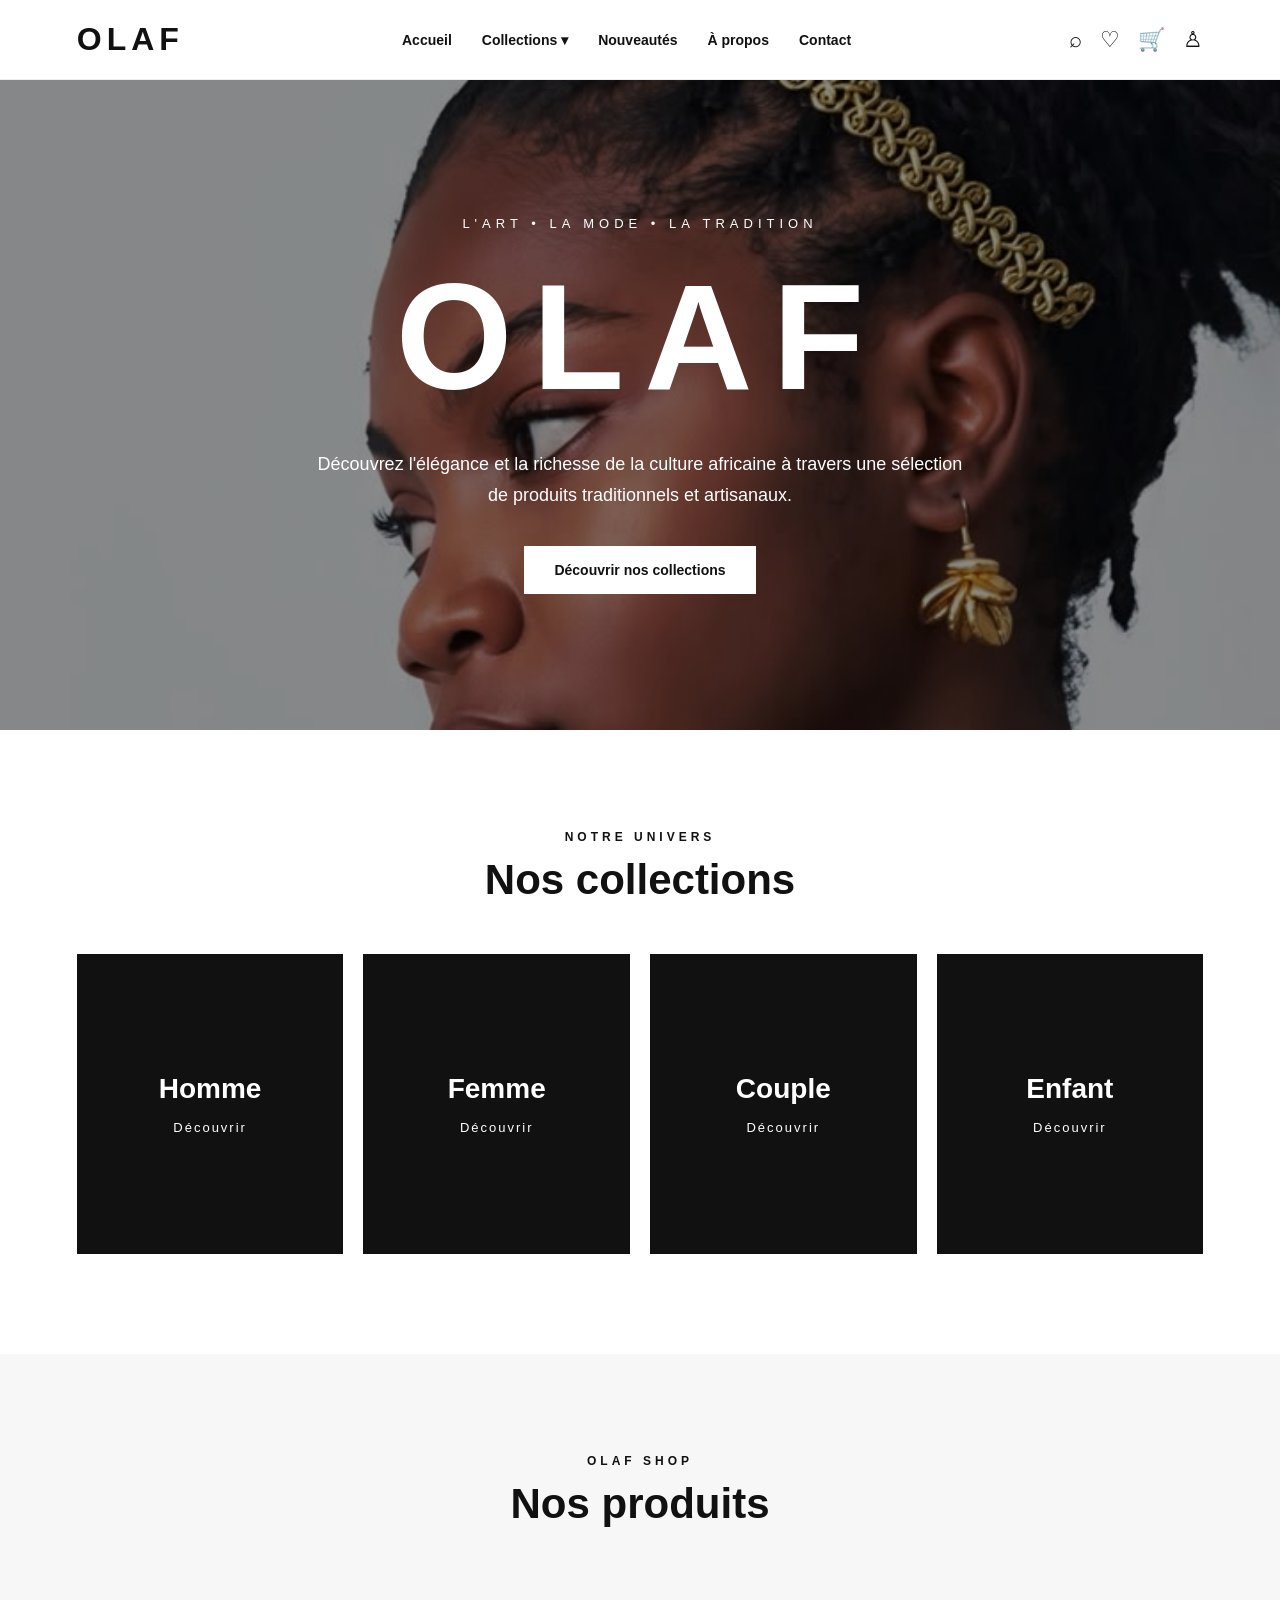
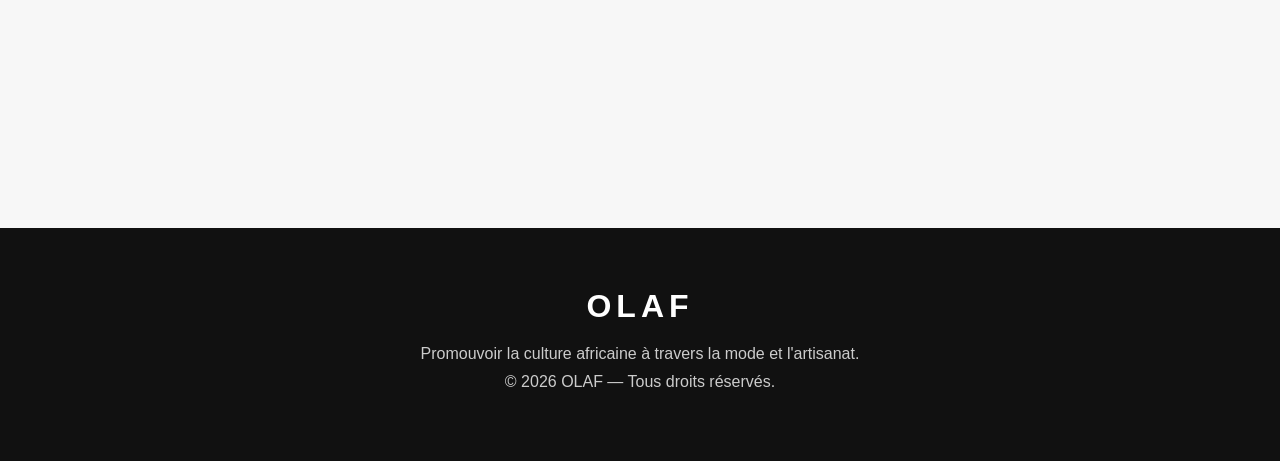
<file: index.html>
<!DOCTYPE html>
<html lang="fr">
<head>
    <meta charset="UTF-8">
    <meta name="viewport" content="width=device-width, initial-scale=1.0">

    <title>OLAF | L'art de la tradition africaine</title>

    <meta name="description" content="OLAF - Découvrez la mode et l'artisanat africain.">

    <link rel="stylesheet" href="style.css">
</head>

<body>

    <!-- EN-TÊTE -->
    <header class="header">

        <div class="logo">
            OLAF
        </div>

        <nav class="navigation">
            <a href="index.html">Accueil</a>

            <div class="menu">
                <a href="#">Collections ▾</a>

                <div class="dropdown">
                    <a href="homme.html">Homme</a>
                    <a href="femme.html">Femme</a>
                    <a href="couple.html">Couple</a>
                    <a href="#">Enfant</a>
                    <a href="#">Cadeaux</a>
                </div>
            </div>

            <a href="#">Nouveautés</a>
            <a href="#">À propos</a>
            <a href="#">Contact</a>
        </nav>

        <div class="actions">
            <a href="#" title="Rechercher">⌕</a>
            <a href="#" title="Favoris">♡</a>
            <a href="#" title="Panier">🛒</a>
            <a href="#" title="Compte">♙</a>
        </div>

    </header>


    <!-- GRANDE BANNIÈRE -->
    <main>

        <section class="hero">

            <div class="hero-content">

                <p class="subtitle">
                    L'ART • LA MODE • LA TRADITION
                </p>

                <h1>OLAF</h1>

                <p>
                    Découvrez l'élégance et la richesse de la culture africaine
                    à travers une sélection de produits traditionnels et artisanaux.
                </p>

                <a href="#" class="button">
                    Découvrir nos collections
                </a>

            </div>

        </section>


        <!-- COLLECTIONS -->
        <section class="collections">

            <div class="section-title">
                <p>NOTRE UNIVERS</p>
                <h2>Nos collections</h2>
            </div>

            <div class="collection-grid">

                <a href="#" class="collection-card">
                    <h3>Homme</h3>
                    <span>Découvrir</span>
                </a>

                <a href="#" class="collection-card">
                    <h3>Femme</h3>
                    <span>Découvrir</span>
                </a>

                <a href="#" class="collection-card">
                    <h3>Couple</h3>
                    <span>Découvrir</span>
                </a>

                <a href="#" class="collection-card">
                    <h3>Enfant</h3>
                    <span>Découvrir</span>
                </a>

            </div>

        </section>


        <!-- PRODUITS -->
        <section class="products">

            <div class="section-title">
                <p>OLAF SHOP</p>
                <h2>Nos produits</h2>
            </div>

            <div id="products-container">

                <!-- Les produits seront ajoutés ici plus tard -->

            </div>

        </section>

    </main>


    <!-- PIED DE PAGE -->
    <footer class="footer">

        <div class="logo">OLAF</div>

        <p>
            Promouvoir la culture africaine à travers la mode et l'artisanat.
        </p>

        <p>
            © 2026 OLAF — Tous droits réservés.
        </p>

    </footer>

</body>
</html>
</file>
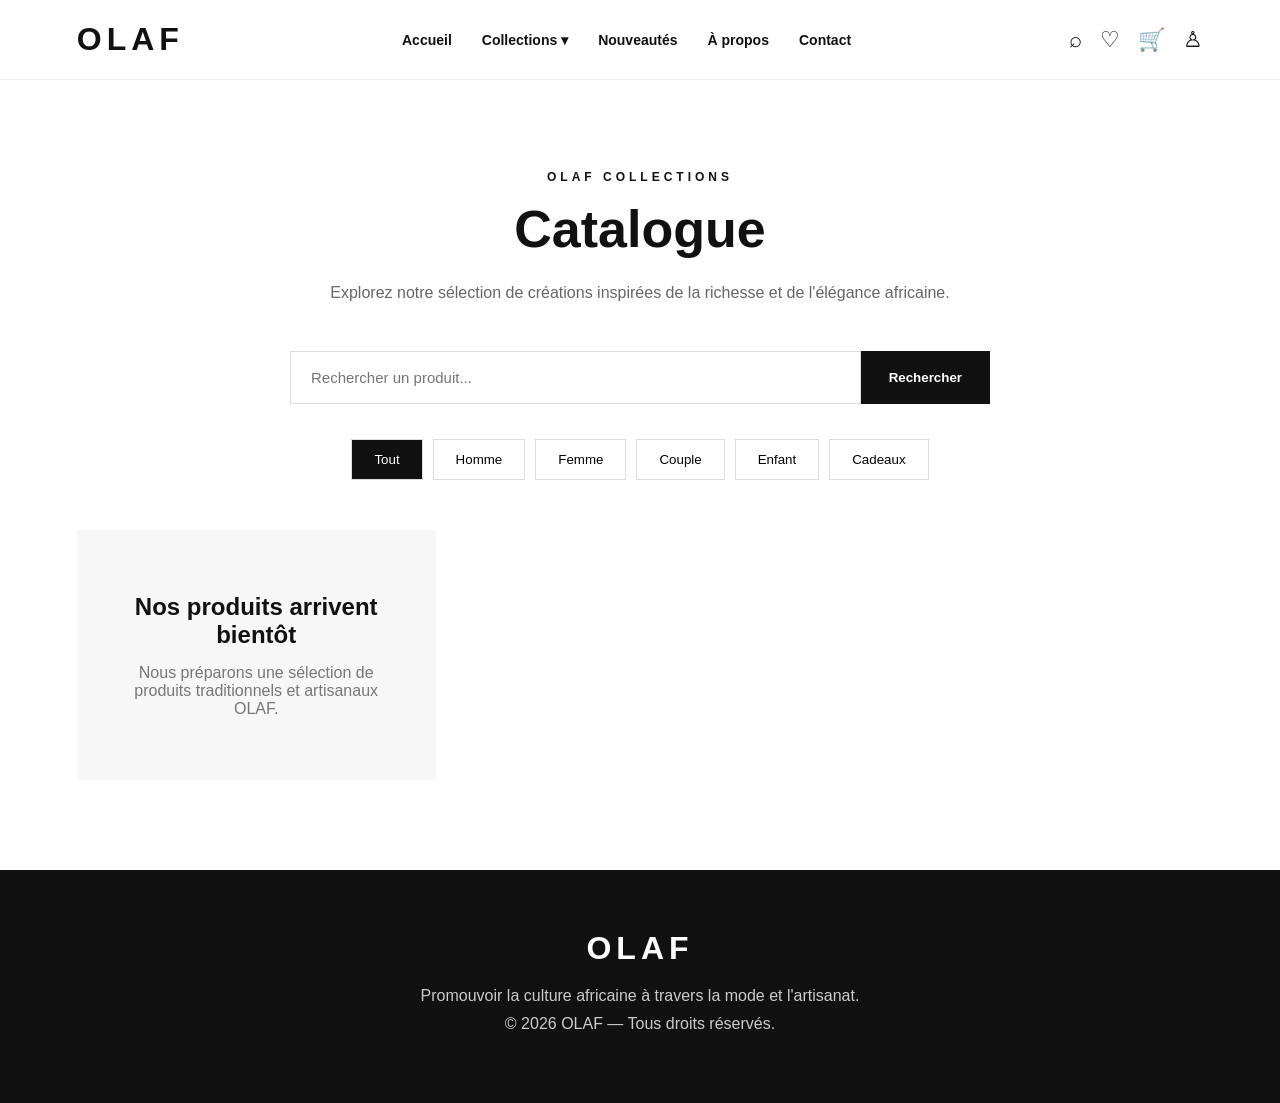
<file: catalogue.html>
<!DOCTYPE html>
<html lang="fr">

<head>
    <meta charset="UTF-8">
    <meta name="viewport" content="width=device-width, initial-scale=1.0">

    <title>Catalogue | OLAF</title>

    <link rel="stylesheet" href="style.css">
</head>

<body>

    <!-- =========================
         MENU
    ========================== -->

    <header class="header">

        <div class="logo">
            OLAF
        </div>

        <nav class="navigation">

            <a href="index.html">Accueil</a>

            <div class="menu">

                <a href="catalogue.html">
                    Collections ▾
                </a>

                <div class="dropdown">
                    <a href="#">Homme</a>
                    <a href="#">Femme</a>
                    <a href="#">Couple</a>
                    <a href="#">Enfant</a>
                    <a href="#">Cadeaux</a>
                </div>

            </div>

            <a href="#">Nouveautés</a>
            <a href="#">À propos</a>
            <a href="#">Contact</a>

        </nav>

        <div class="actions">

            <a href="#" title="Rechercher">⌕</a>
            <a href="#" title="Favoris">♡</a>
            <a href="#" title="Panier">🛒</a>
            <a href="#" title="Compte">♙</a>

        </div>

    </header>


    <!-- =========================
         CATALOGUE
    ========================== -->

    <main>

        <section class="catalogue">

            <div class="catalogue-header">

                <p class="catalogue-subtitle">
                    OLAF COLLECTIONS
                </p>

                <h1>
                    Catalogue
                </h1>

                <p>
                    Explorez notre sélection de créations inspirées
                    de la richesse et de l'élégance africaine.
                </p>

            </div>


            <!-- RECHERCHE -->

            <div class="catalogue-search">

                <input
                    type="text"
                    placeholder="Rechercher un produit..."
                >

                <button>
                    Rechercher
                </button>

            </div>


            <!-- FILTRES -->

            <div class="catalogue-filters">

                <button class="active">
                    Tout
                </button>

                <button>
                    Homme
                </button>

                <button>
                    Femme
                </button>

                <button>
                    Couple
                </button>

                <button>
                    Enfant
                </button>

                <button>
                    Cadeaux
                </button>

            </div>


            <!-- PRODUITS -->

            <div class="catalogue-products">

                <div class="product-placeholder">

                    <h2>
                        Nos produits arrivent bientôt
                    </h2>

                    <p>
                        Nous préparons une sélection de produits
                        traditionnels et artisanaux OLAF.
                    </p>

                </div>

            </div>

        </section>

    </main>


    <!-- =========================
         PIED DE PAGE
    ========================== -->

    <footer class="footer">

        <div class="logo">
            OLAF
        </div>

        <p>
            Promouvoir la culture africaine à travers
            la mode et l'artisanat.
        </p>

        <p>
            © 2026 OLAF — Tous droits réservés.
        </p>

    </footer>

</body>

</html>
</file>
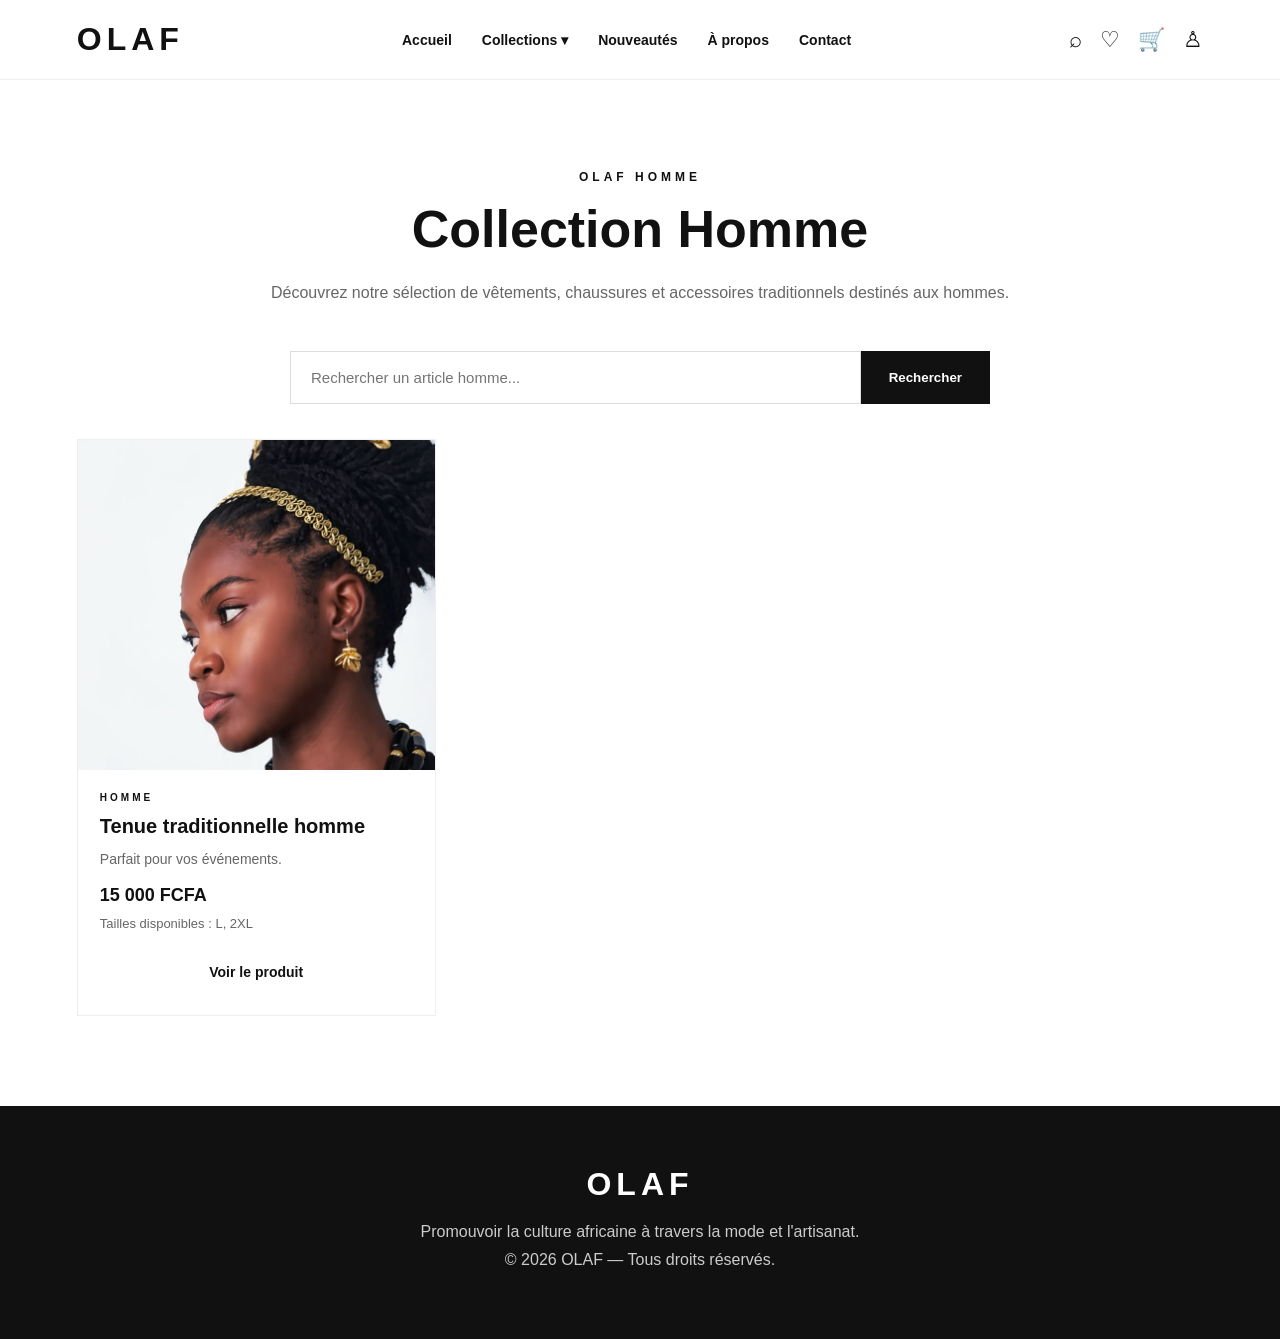
<file: homme.html>
<!DOCTYPE html>
<html lang="fr">

<head>
    <meta charset="UTF-8">
    <meta name="viewport" content="width=device-width, initial-scale=1.0">

    <title>Homme | OLAF</title>

    <link rel="stylesheet" href="style.css">
</head>

<body>

    <!-- MENU -->
    <header class="header">

        <div class="logo">
            OLAF
        </div>

        <nav class="navigation">

            <a href="index.html">Accueil</a>

            <div class="menu">

                <a href="catalogue.html">
                    Collections ▾
                </a>

                <div class="dropdown">

                    <a href="homme.html">Homme</a>
                    <a href="#">Femme</a>
                    <a href="#">Couple</a>
                    <a href="#">Enfant</a>
                    <a href="#">Cadeaux</a>

                </div>

            </div>

            <a href="#">Nouveautés</a>
            <a href="#">À propos</a>
            <a href="#">Contact</a>

        </nav>

        <div class="actions">

            <a href="#" title="Rechercher">⌕</a>
            <a href="#" title="Favoris">♡</a>
            <a href="#" title="Panier">🛒</a>
            <a href="#" title="Compte">♙</a>

        </div>

    </header>


    <!-- COLLECTION HOMME -->

    <main>

        <section class="catalogue">

            <div class="catalogue-header">

                <p class="catalogue-subtitle">
                    OLAF HOMME
                </p>

                <h1>
                    Collection Homme
                </h1>

                <p>
                    Découvrez notre sélection de vêtements,
                    chaussures et accessoires traditionnels
                    destinés aux hommes.
                </p>

            </div>


            <!-- RECHERCHE -->

            <div class="catalogue-search">

                <input
                    type="text"
                    placeholder="Rechercher un article homme..."
                >

                <button>
                    Rechercher
                </button>

            </div>


            <!-- PRODUITS -->

            <div class="catalogue-products">

    <div class="product-card">

        <div class="product-image">
    <img src="akan1.jpeg" alt="Tenue traditionnelle homme">
</div>
        <div class="product-info">

            <p class="product-category">
                HOMME
            </p>

            <h2>
                Tenue traditionnelle homme
            </h2>

            <p class="product-description">
                Parfait pour vos événements.
            </p>

            <p class="product-price">
                15 000 FCFA
            </p>

            <p class="product-size">
                Tailles disponibles : L, 2XL
            </p>

            <a href="#" class="button">
                Voir le produit
            </a>

        </div>

    </div>

</div>

        </section>

    </main>


    <!-- PIED DE PAGE -->

    <footer class="footer">

        <div class="logo">
            OLAF
        </div>

        <p>
            Promouvoir la culture africaine à travers
            la mode et l'artisanat.
        </p>

        <p>
            © 2026 OLAF — Tous droits réservés.
        </p>

    </footer>

</body>

</html>
</file>
<file: style.css>
/* ================================
   OLAF - STYLE PRINCIPAL
   ================================ */

* {
    margin: 0;
    padding: 0;
    box-sizing: border-box;
}

body {
    font-family: Arial, Helvetica, sans-serif;
    background: #ffffff;
    color: #111111;
}

a {
    text-decoration: none;
    color: inherit;
}


/* ================================
   EN-TÊTE
   ================================ */

.header {
    width: 100%;
    height: 80px;
    padding: 0 6%;
    display: flex;
    align-items: center;
    justify-content: space-between;
    background: #ffffff;
    border-bottom: 1px solid #eeeeee;
    position: sticky;
    top: 0;
    z-index: 1000;
}

.logo {
    font-size: 32px;
    font-weight: 900;
    letter-spacing: 5px;
}

.navigation {
    display: flex;
    align-items: center;
    gap: 30px;
}

.navigation > a,
.menu > a {
    font-size: 14px;
    font-weight: 600;
    transition: 0.3s;
}

.navigation a:hover {
    opacity: 0.5;
}


/* ================================
   MENU DÉROULANT
   ================================ */

.menu {
    position: relative;
}

.dropdown {
    display: none;
    position: absolute;
    top: 30px;
    left: -15px;
    min-width: 170px;
    background: #ffffff;
    border: 1px solid #eeeeee;
    box-shadow: 0 10px 30px rgba(0, 0, 0, 0.08);
}

.dropdown a {
    display: block;
    padding: 13px 18px;
    font-size: 14px;
}

.dropdown a:hover {
    background: #f5f5f5;
}

.menu:hover .dropdown {
    display: block;
}


/* ================================
   ICÔNES
   ================================ */

.actions {
    display: flex;
    align-items: center;
    gap: 18px;
}

.actions a {
    font-size: 22px;
    transition: 0.3s;
}

.actions a:hover {
    transform: translateY(-2px);
}


/* ================================
   GRANDE BANNIÈRE
   ================================ */

.hero {
    min-height: 650px;
    display: flex;
    align-items: center;
    justify-content: center;
    text-align: center;
    padding: 60px 20px;

    background:
        linear-gradient(
            rgba(0, 0, 0, 0.45),
            rgba(0, 0, 0, 0.45)
        ),
        url("akan1.jpeg") center/cover no-repeat;

    color: #ffffff;
}

.hero-content {
    max-width: 800px;
}

.subtitle {
    font-size: 13px;
    letter-spacing: 5px;
    margin-bottom: 20px;
}

.hero h1 {
    font-size: clamp(70px, 12vw, 150px);
    letter-spacing: 20px;
    font-weight: 900;
    margin-bottom: 25px;
}

.hero p:not(.subtitle) {
    font-size: 18px;
    line-height: 1.7;
    margin: 0 auto 35px;
    max-width: 650px;
}

.button {
    display: inline-block;
    padding: 16px 30px;
    background: #ffffff;
    color: #111111;
    font-weight: bold;
    font-size: 14px;
    transition: 0.3s;
}

.button:hover {
    background: #111111;
    color: #ffffff;
}


/* ================================
   TITRES DES SECTIONS
   ================================ */

.collections,
.products {
    padding: 100px 6%;
}

.section-title {
    text-align: center;
    margin-bottom: 50px;
}

.section-title p {
    font-size: 12px;
    letter-spacing: 4px;
    font-weight: bold;
    margin-bottom: 12px;
}

.section-title h2 {
    font-size: 42px;
}


/* ================================
   COLLECTIONS
   ================================ */

.collection-grid {
    display: grid;
    grid-template-columns: repeat(4, 1fr);
    gap: 20px;
}

.collection-card {
    min-height: 300px;
    display: flex;
    flex-direction: column;
    align-items: center;
    justify-content: center;
    background: #111111;
    color: #ffffff;
    text-align: center;
    transition: 0.4s;
}

.collection-card:hover {
    transform: translateY(-8px);
}

.collection-card h3 {
    font-size: 28px;
    margin-bottom: 15px;
}

.collection-card span {
    font-size: 13px;
    letter-spacing: 2px;
}


/* ================================
   PRODUITS
   ================================ */

.products {
    background: #f7f7f7;
}

#products-container {
    min-height: 150px;
    display: flex;
    align-items: center;
    justify-content: center;
    color: #777777;
}


/* ================================
   PIED DE PAGE
   ================================ */

.footer {
    background: #111111;
    color: #ffffff;
    text-align: center;
    padding: 60px 20px;
}

.footer .logo {
    margin-bottom: 20px;
}

.footer p {
    margin: 10px 0;
    color: #cccccc;
}


/* ================================
   VERSION MOBILE
   ================================ */

@media (max-width: 900px) {

    .navigation {
        gap: 15px;
    }

    .navigation > a,
    .menu > a {
        font-size: 12px;
    }

    .collection-grid {
        grid-template-columns: repeat(2, 1fr);
    }

    .hero {
        min-height: 550px;
    }
}


@media (max-width: 650px) {

    .header {
        height: auto;
        padding: 20px;
        flex-wrap: wrap;
        gap: 20px;
    }

    .logo {
        font-size: 26px;
    }

    .navigation {
        order: 3;
        width: 100%;
        justify-content: center;
        flex-wrap: wrap;
    }

    .actions {
        gap: 12px;
    }

    .hero h1 {
        font-size: 65px;
        letter-spacing: 10px;
    }

    .hero p:not(.subtitle) {
        font-size: 15px;
    }

    .collections,
    .products {
        padding: 70px 20px;
    }

    .section-title h2 {
        font-size: 32px;
    }

    .collection-grid {
        grid-template-columns: 1fr;
    }

    .collection-card {
        min-height: 220px;
    }
}
/* ================================
   PAGE CATALOGUE
   ================================ */

.catalogue {
    padding: 90px 6%;
    background: #ffffff;
    min-height: 600px;
}

.catalogue-header {
    text-align: center;
    max-width: 750px;
    margin: 0 auto 45px;
}

.catalogue-subtitle {
    font-size: 12px;
    letter-spacing: 4px;
    font-weight: bold;
    margin-bottom: 15px;
}

.catalogue-header h1 {
    font-size: 52px;
    margin-bottom: 20px;
}

.catalogue-header p:last-child {
    color: #666666;
    line-height: 1.7;
}


/* RECHERCHE */

.catalogue-search {
    max-width: 700px;
    margin: 0 auto 35px;
    display: flex;
}

.catalogue-search input {
    flex: 1;
    padding: 17px 20px;
    border: 1px solid #dddddd;
    outline: none;
    font-size: 15px;
}

.catalogue-search button {
    padding: 17px 28px;
    border: none;
    background: #111111;
    color: #ffffff;
    cursor: pointer;
    font-weight: bold;
}


/* FILTRES */

.catalogue-filters {
    display: flex;
    justify-content: center;
    flex-wrap: wrap;
    gap: 10px;
    margin-bottom: 50px;
}

.catalogue-filters button {
    padding: 12px 22px;
    border: 1px solid #dddddd;
    background: #ffffff;
    cursor: pointer;
    transition: 0.3s;
}

.catalogue-filters button:hover,
.catalogue-filters button.active {
    background: #111111;
    color: #ffffff;
}


/* PRODUITS */

.catalogue-products {
    max-width: 1200px;
    margin: auto;
}

.product-placeholder {
    min-height: 250px;
    display: flex;
    flex-direction: column;
    justify-content: center;
    align-items: center;
    text-align: center;
    background: #f7f7f7;
    padding: 40px;
}

.product-placeholder h2 {
    margin-bottom: 15px;
}

.product-placeholder p {
    color: #777777;
}


/* MOBILE */

@media (max-width: 650px) {

    .catalogue {
        padding: 60px 20px;
    }

    .catalogue-header h1 {
        font-size: 40px;
    }

    .catalogue-search {
        flex-direction: column;
    }

    .catalogue-search button {
        width: 100%;
    }

    .catalogue-filters button {
        padding: 10px 15px;
    }
}
/* ================================
   CARTE PRODUIT
   ================================ */

/* ================================
   GRILLE DES PRODUITS
   ================================ */

.catalogue-products {
    max-width: 1200px;
    margin: 0 auto;
    display: grid;
    grid-template-columns: repeat(3, 1fr);
    gap: 25px;
}


/* CARTE PRODUIT */

.product-card {
    display: flex;
    flex-direction: column;
    background: #ffffff;
    border: 1px solid #eeeeee;
    overflow: hidden;
    transition: 0.3s;
}

.product-card:hover {
    transform: translateY(-6px);
    box-shadow: 0 12px 30px rgba(0, 0, 0, 0.08);
}


/* IMAGE */

.product-image {
    width: 100%;
    height: 330px;
    background: #f5f5f5;
    overflow: hidden;
}

.product-image img {
    width: 100%;
    height: 100%;
    object-fit: cover;
    display: block;
}


/* INFORMATIONS */

.product-info {
    padding: 22px;
}

.product-category {
    font-size: 10px;
    letter-spacing: 3px;
    font-weight: bold;
    margin-bottom: 10px;
}

.product-info h2 {
    font-size: 20px;
    line-height: 1.3;
    margin-bottom: 10px;
}

.product-description {
    color: #666666;
    font-size: 14px;
    line-height: 1.5;
    margin-bottom: 15px;
}

.product-price {
    font-size: 18px;
    font-weight: bold;
    margin-bottom: 10px;
}

.product-size {
    font-size: 13px;
    color: #666666;
    margin-bottom: 20px;
}

.product-info .button {
    display: block;
    width: 100%;
    text-align: center;
    padding: 13px 10px;
}


/* TABLETTE */

@media (max-width: 900px) {

    .catalogue-products {
        grid-template-columns: repeat(2, 1fr);
    }

}


/* TÉLÉPHONE */

@media (max-width: 600px) {

    .catalogue-products {
        grid-template-columns: 1fr;
    }

    .product-image {
        height: 320px;
    }

}
</file>
